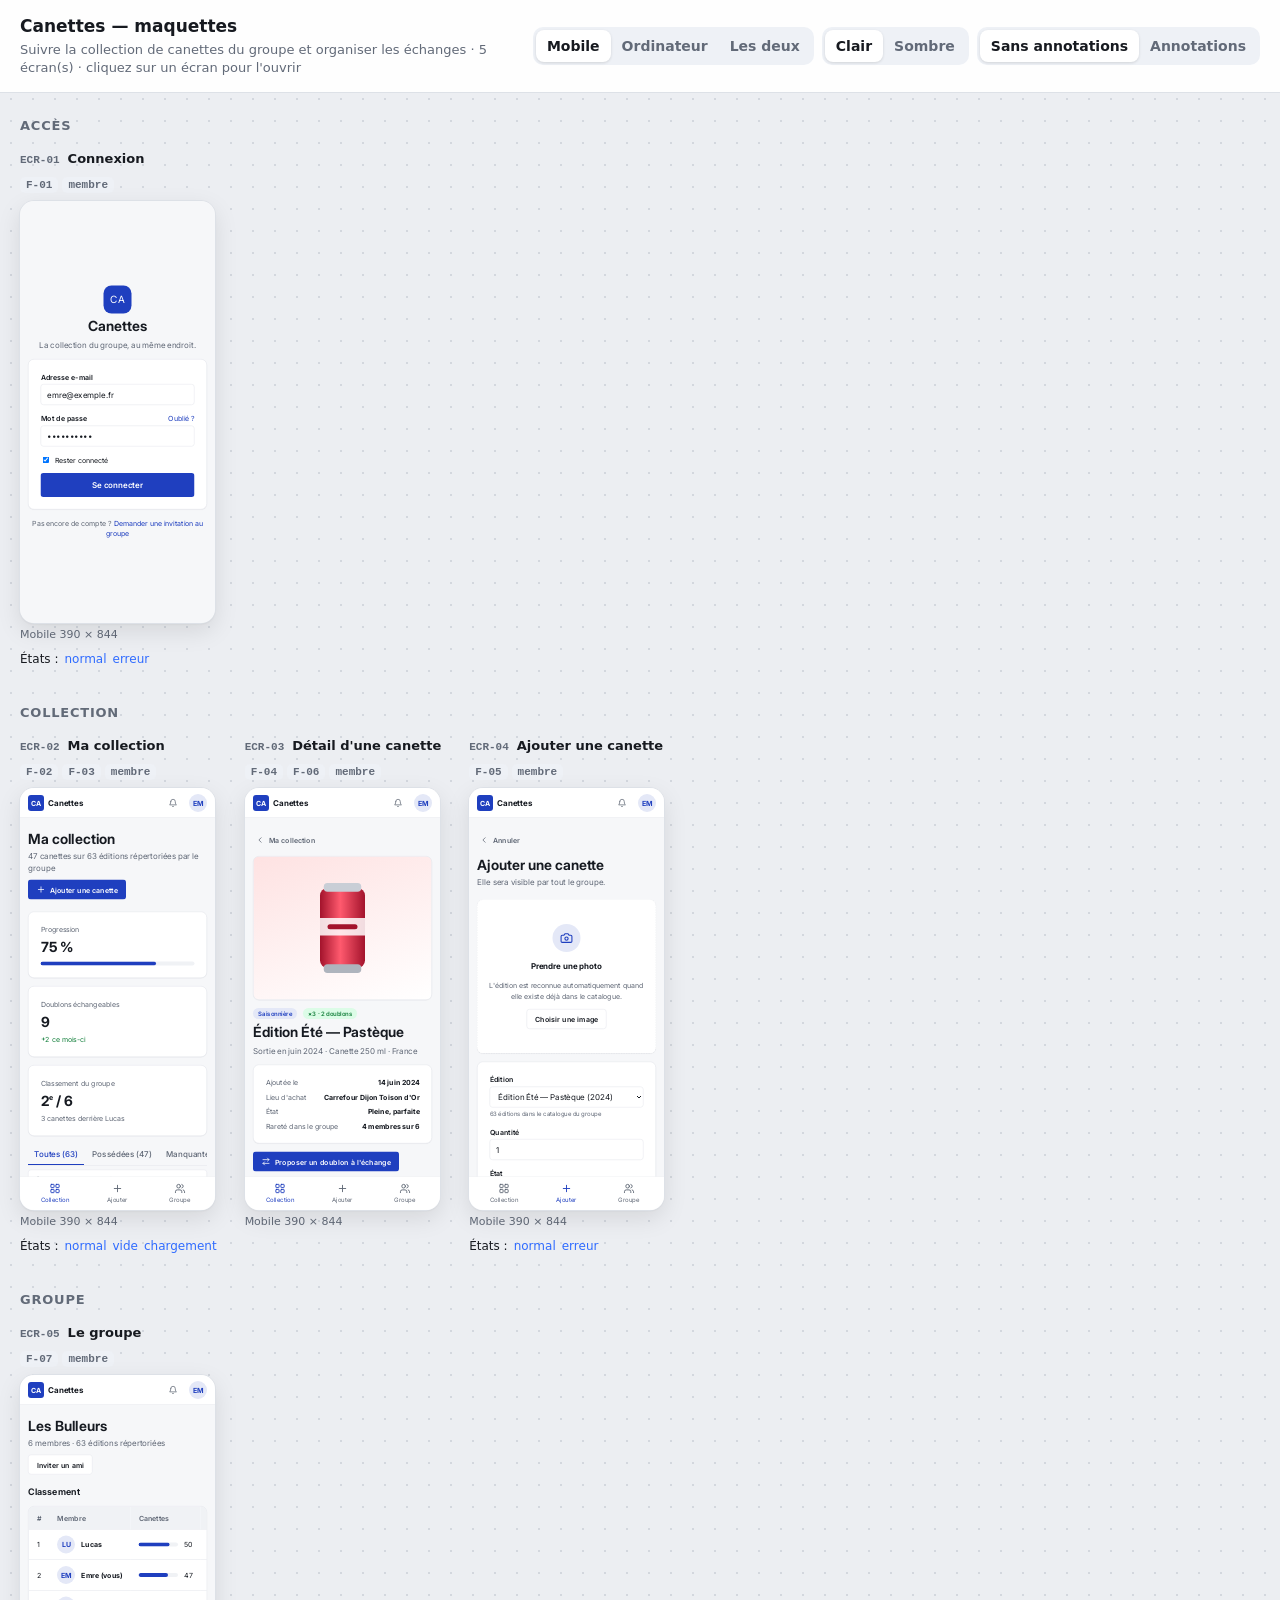
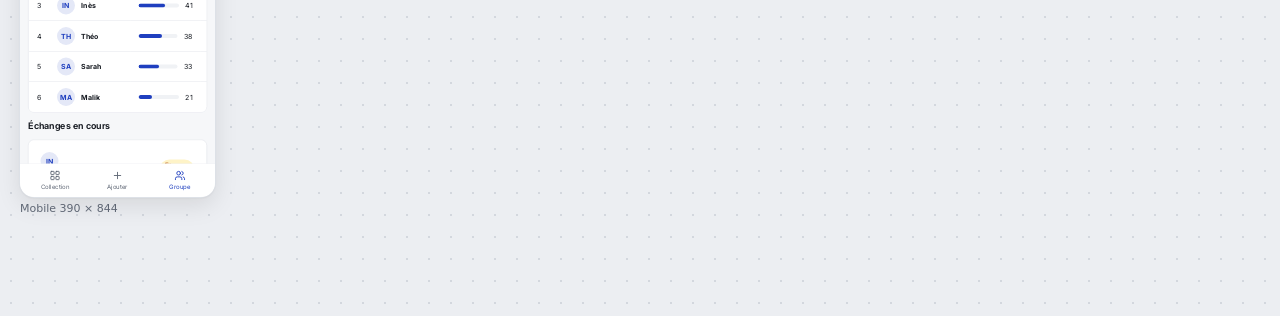
<file: plugins/project-bootstrap/skills/init-project/examples/maquettes-canettes/index.html>
<!doctype html>
<html lang="fr">
<head>
<meta charset="utf-8">
<meta name="viewport" content="width=device-width, initial-scale=1">
<title>Maquettes</title>
<!-- Tableau des écrans, façon Figma. Fichier générique : seul ecrans.js est à remplir. -->
<script src="ecrans.js"></script>
<style>
  :root {
    --bg: #eceef2; --dot: #d3d7de; --panel: #ffffff; --text: #171a20; --muted: #626a78;
    --line: #dde1e7; --accent: #2f6bff; --chip: #eef1f6;
  }
  @media (prefers-color-scheme: dark) {
    :root { --bg: #14171c; --dot: #252a32; --panel: #1c2027; --text: #e7eaef; --muted: #98a1b0; --line: #2b313a; --accent: #6b95ff; --chip: #262b33; }
  }
  * { box-sizing: border-box; }
  body {
    margin: 0; font: 14px/1.45 system-ui, -apple-system, "Segoe UI", Roboto, sans-serif; color: var(--text);
    background: var(--bg) radial-gradient(var(--dot) 1px, transparent 1px) 0 0 / 22px 22px;
    min-height: 100vh;
  }
  header {
    position: sticky; top: 0; z-index: 5; display: flex; flex-wrap: wrap; align-items: center; gap: 12px 20px;
    padding: 14px 20px; background: color-mix(in srgb, var(--panel) 92%, transparent);
    backdrop-filter: blur(8px); border-bottom: 1px solid var(--line);
  }
  header h1 { margin: 0; font-size: 17px; }
  header p { margin: 2px 0 0; color: var(--muted); font-size: 13px; }
  .title { flex: 1 1 260px; min-width: 0; }
  .controls { display: flex; flex-wrap: wrap; gap: 8px; }
  .seg { display: inline-flex; padding: 3px; border-radius: 10px; background: var(--chip); }
  .seg button {
    border: 0; background: none; color: var(--muted); font: inherit; font-weight: 600;
    padding: 6px 11px; border-radius: 8px; cursor: pointer;
  }
  .seg button[aria-pressed="true"] { background: var(--panel); color: var(--text); box-shadow: 0 1px 3px rgba(0,0,0,.12); }
  main { padding: 24px 20px 60px; }
  .flow { margin-bottom: 36px; }
  .flow h2 { margin: 0 0 14px; font-size: 13px; text-transform: uppercase; letter-spacing: .06em; color: var(--muted); }
  .board { display: flex; flex-wrap: wrap; gap: 28px; align-items: flex-start; }
  .frame { display: flex; flex-direction: column; gap: 8px; }
  .frame-head { display: flex; align-items: baseline; gap: 8px; flex-wrap: wrap; max-width: 100%; }
  .frame-head strong { font-size: 13px; }
  .frame-head .id { font: 600 11px ui-monospace, Consolas, monospace; color: var(--muted); }
  .chips { display: flex; flex-wrap: wrap; gap: 4px; }
  .chip { font: 600 11px ui-monospace, Consolas, monospace; padding: 2px 6px; border-radius: 5px; background: var(--chip); color: var(--muted); }
  .screens { display: flex; gap: 16px; flex-wrap: wrap; }
  .viewport {
    position: relative; overflow: hidden; background: #fff; border-radius: 14px;
    box-shadow: 0 1px 2px rgba(0,0,0,.08), 0 8px 24px rgba(0,0,0,.10); outline: 1px solid var(--line);
  }
  .viewport iframe { position: absolute; top: 0; left: 0; border: 0; transform-origin: 0 0; pointer-events: none; }
  .viewport a.cover { position: absolute; inset: 0; z-index: 1; }
  .viewport a.cover:focus-visible { outline: 3px solid var(--accent); outline-offset: -3px; border-radius: 14px; }
  .label { font-size: 11px; color: var(--muted); margin-top: 4px; }
  .states { display: flex; gap: 6px; flex-wrap: wrap; font-size: 12px; }
  .states a { color: var(--accent); text-decoration: none; }
  .states a:hover { text-decoration: underline; }
  .empty { color: var(--muted); }
</style>
</head>
<body>
<header>
  <div class="title">
    <h1 id="nom">Maquettes</h1>
    <p id="desc"></p>
  </div>
  <div class="controls">
    <div class="seg" role="group" aria-label="Appareil">
      <button type="button" data-device="mobile" aria-pressed="true">Mobile</button>
      <button type="button" data-device="desktop" aria-pressed="false">Ordinateur</button>
      <button type="button" data-device="both" aria-pressed="false">Les deux</button>
    </div>
    <div class="seg" role="group" aria-label="Thème">
      <button type="button" data-skin="light" aria-pressed="true">Clair</button>
      <button type="button" data-skin="dark" aria-pressed="false">Sombre</button>
    </div>
    <div class="seg" role="group" aria-label="Annotations">
      <button type="button" data-annot="0" aria-pressed="true">Sans annotations</button>
      <button type="button" data-annot="1" aria-pressed="false">Annotations</button>
    </div>
  </div>
</header>
<main id="board"></main>

<script>
(function () {
  var projet = window.PROJET || {};
  var ecrans = window.ECRANS || [];
  document.getElementById('nom').textContent = (projet.nom || 'Projet') + ' — maquettes';
  document.getElementById('desc').textContent = (projet.description || '') + ' · ' + ecrans.length + ' écran(s) · cliquez sur un écran pour l\'ouvrir';
  document.title = (projet.nom || 'Projet') + ' — maquettes';

  var DEVICES = {
    mobile: { w: 390, h: 844, scale: 0.5, label: 'Mobile 390 × 844' },
    desktop: { w: 1440, h: 900, scale: 0.3, label: 'Ordinateur 1440 × 900' }
  };
  var state = { device: 'mobile', theme: 'light', annot: '0' };
  try {
    var saved = JSON.parse(localStorage.getItem('proto-board') || '{}');
    ['device', 'theme', 'annot'].forEach(function (k) { if (saved[k]) state[k] = saved[k]; });
  } catch (e) { /* stockage indisponible */ }

  function query(extra) {
    var q = 'theme=' + state.theme + (state.annot === '1' ? '&annotations=1' : '');
    return '?' + q + (extra ? '&' + extra : '');
  }

  function viewport(ecran, key) {
    var d = DEVICES[key];
    var wrap = document.createElement('div');
    var vp = document.createElement('div');
    vp.className = 'viewport';
    vp.style.width = Math.round(d.w * d.scale) + 'px';
    vp.style.height = Math.round(d.h * d.scale) + 'px';
    var frame = document.createElement('iframe');
    frame.src = ecran.fichier + query();
    frame.title = ecran.id + ' ' + ecran.nom + ' (' + d.label + ')';
    frame.loading = 'lazy';
    frame.tabIndex = -1;
    frame.style.width = d.w + 'px';
    frame.style.height = d.h + 'px';
    frame.style.transform = 'scale(' + d.scale + ')';
    var link = document.createElement('a');
    link.className = 'cover';
    link.href = ecran.fichier + query();
    link.setAttribute('aria-label', 'Ouvrir ' + ecran.nom);
    vp.appendChild(frame);
    vp.appendChild(link);
    var label = document.createElement('div');
    label.className = 'label';
    label.textContent = d.label;
    wrap.appendChild(vp);
    wrap.appendChild(label);
    return wrap;
  }

  function render() {
    var board = document.getElementById('board');
    board.innerHTML = '';
    if (!ecrans.length) {
      board.innerHTML = '<p class="empty">Aucun écran déclaré dans ecrans.js.</p>';
      return;
    }
    var flows = [];
    var byFlow = {};
    ecrans.forEach(function (e) {
      var f = e.parcours || 'Écrans';
      if (!byFlow[f]) { byFlow[f] = []; flows.push(f); }
      byFlow[f].push(e);
    });
    flows.forEach(function (f) {
      var section = document.createElement('section');
      section.className = 'flow';
      var h = document.createElement('h2');
      h.textContent = f;
      section.appendChild(h);
      var grid = document.createElement('div');
      grid.className = 'board';
      byFlow[f].forEach(function (e) {
        var card = document.createElement('div');
        card.className = 'frame';
        var head = document.createElement('div');
        head.className = 'frame-head';
        head.innerHTML = '<span class="id"></span><strong></strong>';
        head.querySelector('.id').textContent = e.id;
        head.querySelector('strong').textContent = e.nom;
        card.appendChild(head);
        var chips = document.createElement('div');
        chips.className = 'chips';
        (e.fonctionnalites || []).concat(e.roles || []).forEach(function (t) {
          var c = document.createElement('span'); c.className = 'chip'; c.textContent = t; chips.appendChild(c);
        });
        card.appendChild(chips);
        var screens = document.createElement('div');
        screens.className = 'screens';
        if (state.device === 'mobile' || state.device === 'both') screens.appendChild(viewport(e, 'mobile'));
        if (state.device === 'desktop' || state.device === 'both') screens.appendChild(viewport(e, 'desktop'));
        card.appendChild(screens);
        if (e.etats && e.etats.length > 1) {
          var st = document.createElement('div');
          st.className = 'states';
          st.appendChild(document.createTextNode('États :'));
          e.etats.forEach(function (name) {
            var a = document.createElement('a');
            a.href = e.fichier + query('etat=' + encodeURIComponent(name));
            a.textContent = name;
            st.appendChild(a);
          });
          card.appendChild(st);
        }
        grid.appendChild(card);
      });
      section.appendChild(grid);
      board.appendChild(section);
    });
  }

  function sync() {
    document.querySelectorAll('[data-device]').forEach(function (b) { b.setAttribute('aria-pressed', String(b.dataset.device === state.device)); });
    document.querySelectorAll('[data-skin]').forEach(function (b) { b.setAttribute('aria-pressed', String(b.dataset.skin === state.theme)); });
    document.querySelectorAll('[data-annot]').forEach(function (b) { b.setAttribute('aria-pressed', String(b.dataset.annot === state.annot)); });
    try { localStorage.setItem('proto-board', JSON.stringify(state)); } catch (e) { /* stockage indisponible */ }
    render();
  }

  document.querySelectorAll('[data-device]').forEach(function (b) { b.addEventListener('click', function () { state.device = b.dataset.device; sync(); }); });
  document.querySelectorAll('[data-skin]').forEach(function (b) { b.addEventListener('click', function () { state.theme = b.dataset.skin; sync(); }); });
  document.querySelectorAll('[data-annot]').forEach(function (b) { b.addEventListener('click', function () { state.annot = b.dataset.annot; sync(); }); });
  sync();
})();
</script>
</body>
</html>
</file>
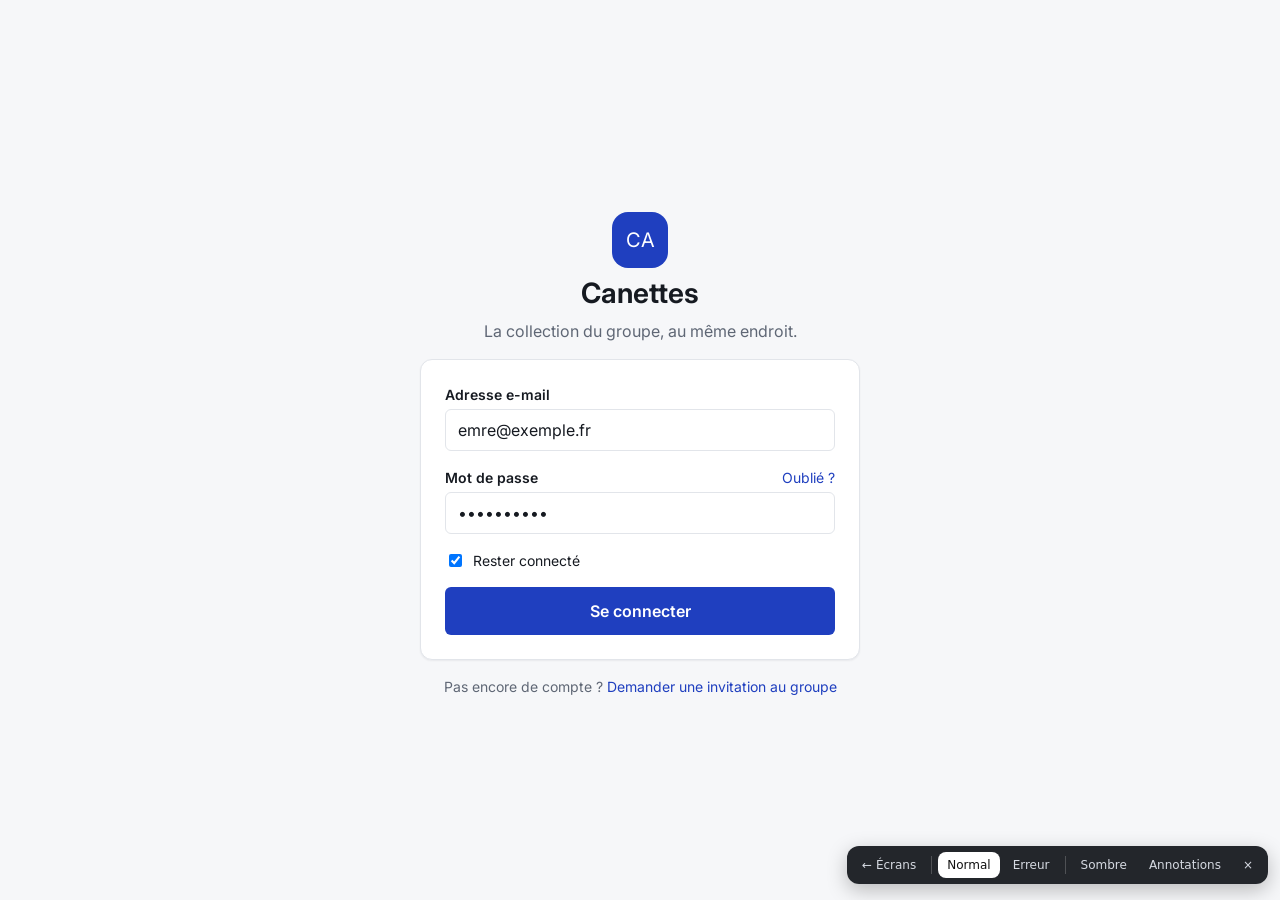
<file: plugins/project-bootstrap/skills/init-project/examples/maquettes-canettes/ecrans/ecr-01.html>
<!doctype html>
<html lang="fr">
<head>
<meta charset="utf-8">
<meta name="viewport" content="width=device-width, initial-scale=1">
<title>Connexion · Canettes</title>
<link rel="stylesheet" href="../tokens.css">
<link rel="stylesheet" href="../components.css">
<script src="../proto.js"></script>
</head>
<body>
<main class="main" style="display:grid;place-items:center;min-height:100vh;padding-bottom:var(--space-5)">
  <div class="container-sm stack">
    <div class="center stack-sm" style="align-items:center">
      <span class="brand-mark" style="width:56px;height:56px;font-size:20px;border-radius:16px">CA</span>
      <h1>Canettes</h1>
      <p class="muted">La collection du groupe, au même endroit.</p>
    </div>
    <section data-etat="normal">
      <form class="card stack" action="ecr-02.html" data-f="F-01">
        <div class="field"><label class="label" for="email">Adresse e-mail</label><input class="input" id="email" type="email" value="emre@exemple.fr"></div>
        <div class="field"><div class="row-between"><label class="label" for="mdp">Mot de passe</label><a class="small" href="#">Oublié ?</a></div><input class="input" id="mdp" type="password" value="motdepasse"></div>
        <label class="checkbox"><input type="checkbox" checked> Rester connecté</label>
        <button class="btn btn-primary btn-block btn-lg" type="submit">Se connecter</button>
      </form>
    </section>
    <section data-etat="erreur" hidden>
      <form class="card stack" action="ecr-02.html">
        <div class="alert alert-danger" role="alert">Adresse e-mail ou mot de passe incorrect.</div>
        <div class="field has-error"><label class="label" for="email2">Adresse e-mail</label><input class="input" id="email2" type="email" value="emre@exemple.fr"></div>
        <div class="field has-error"><label class="label" for="mdp2">Mot de passe</label><input class="input" id="mdp2" type="password" value="erreur"><span class="field-error">Il vous reste 4 tentatives avant blocage temporaire.</span></div>
        <button class="btn btn-primary btn-block btn-lg" type="submit">Se connecter</button>
      </form>
    </section>
    <p class="center small muted">Pas encore de compte ? <a href="#">Demander une invitation au groupe</a></p>
  </div>
</main>
</body>
</html>
</file>
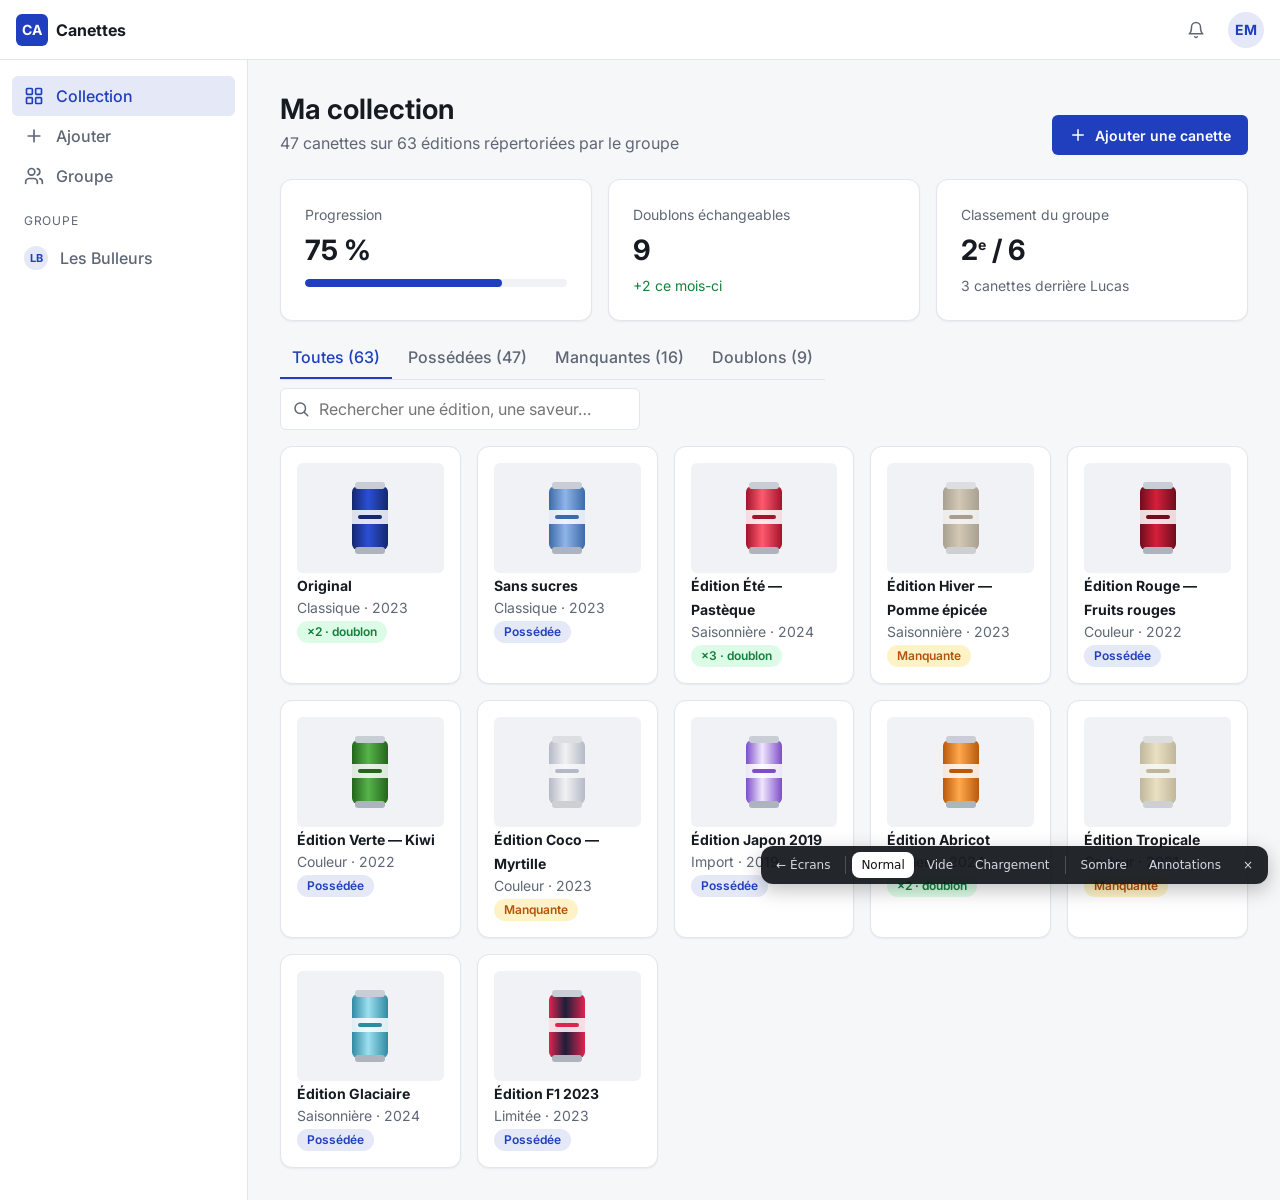
<file: plugins/project-bootstrap/skills/init-project/examples/maquettes-canettes/ecrans/ecr-02.html>
<!doctype html>
<html lang="fr">
<head>
<meta charset="utf-8">
<meta name="viewport" content="width=device-width, initial-scale=1">
<title>Ma collection · Canettes</title>
<link rel="stylesheet" href="../tokens.css">
<link rel="stylesheet" href="../components.css">
<script src="../proto.js"></script>
</head>
<body>
<div class="app">
  <header class="topbar">
    <a class="brand" href="ecr-02.html"><span class="brand-mark">CA</span>Canettes</a>
    <span class="spacer"></span>
    <a class="btn btn-ghost btn-icon" href="ecr-05.html" aria-label="Notifications"><svg viewBox="0 0 24 24" fill="none" stroke="currentColor" stroke-width="2" stroke-linecap="round" stroke-linejoin="round"><path d="M6 8a6 6 0 0 1 12 0c0 7 3 9 3 9H3s3-2 3-9"/><path d="M10.3 21a1.94 1.94 0 0 0 3.4 0"/></svg></a>
    <span class="avatar" aria-label="Profil d'Emre">EM</span>
  </header>
  <div class="app-body">
    <nav class="sidebar" aria-label="Navigation principale"><a class="nav-item active" href="ecr-02.html"><svg viewBox="0 0 24 24" fill="none" stroke="currentColor" stroke-width="2" stroke-linecap="round" stroke-linejoin="round"><rect x="3" y="3" width="7" height="7" rx="1"/><rect x="14" y="3" width="7" height="7" rx="1"/><rect x="3" y="14" width="7" height="7" rx="1"/><rect x="14" y="14" width="7" height="7" rx="1"/></svg>Collection</a><a class="nav-item" href="ecr-04.html"><svg viewBox="0 0 24 24" fill="none" stroke="currentColor" stroke-width="2" stroke-linecap="round" stroke-linejoin="round"><path d="M12 5v14M5 12h14"/></svg>Ajouter</a><a class="nav-item" href="ecr-05.html"><svg viewBox="0 0 24 24" fill="none" stroke="currentColor" stroke-width="2" stroke-linecap="round" stroke-linejoin="round"><path d="M16 21v-2a4 4 0 0 0-4-4H6a4 4 0 0 0-4 4v2"/><circle cx="9" cy="7" r="4"/><path d="M22 21v-2a4 4 0 0 0-3-3.87M16 3.13a4 4 0 0 1 0 7.75"/></svg>Groupe</a>
      <div class="nav-section">Groupe</div>
      <a class="nav-item" href="ecr-05.html"><span class="avatar" style="width:24px;height:24px;font-size:11px">LB</span>Les Bulleurs</a>
    </nav>
    <main class="main"><div class="container">
      <div class="page-header">
        <div><h1>Ma collection</h1><p>47 canettes sur 63 éditions répertoriées par le groupe</p></div>
        <a class="btn btn-primary" href="ecr-04.html" data-f="F-05"><svg viewBox="0 0 24 24" fill="none" stroke="currentColor" stroke-width="2" stroke-linecap="round" stroke-linejoin="round"><path d="M12 5v14M5 12h14"/></svg>Ajouter une canette</a>
      </div>
      <section data-etat="normal" class="stack">
        <div class="grid grid-3" data-f="F-03">
          <div class="card"><div class="stat-label">Progression</div><div class="stat-value">75 %</div><div class="progress" style="margin-top:8px"><span style="width:75%"></span></div></div>
          <div class="card"><div class="stat-label">Doublons échangeables</div><div class="stat-value">9</div><div class="stat-trend trend-up">+2 ce mois-ci</div></div>
          <div class="card"><div class="stat-label">Classement du groupe</div><div class="stat-value">2<sup style="font-size:.5em">e</sup> / 6</div><div class="stat-trend muted">3 canettes derrière Lucas</div></div>
        </div>
        <div class="stack-sm" data-f="F-02">
          <div class="row-between">
            <div class="tabs" role="tablist"><a class="tab active" href="#">Toutes (63)</a><a class="tab" href="#">Possédées (47)</a><a class="tab" href="#">Manquantes (16)</a><a class="tab" href="#">Doublons (9)</a></div>
          </div>
          <div class="search" style="max-width:360px"><svg viewBox="0 0 24 24" fill="none" stroke="currentColor" stroke-width="2" stroke-linecap="round" stroke-linejoin="round"><circle cx="11" cy="11" r="7"/><path d="m21 21-4.3-4.3"/></svg><input class="input" placeholder="Rechercher une édition, une saveur…" aria-label="Rechercher"></div>
        </div>
        <div class="grid" style="grid-template-columns:repeat(auto-fill,minmax(150px,1fr))">
        <a class="card card-link stack-sm" href="ecr-03.html" style="padding:var(--space-4)">
          <div class="thumb" style="width:100%;height:110px;background:var(--color-surface-2)"><span><svg viewBox="0 0 44 76" width="44" height="76" aria-hidden="true"><defs><linearGradient id="g2b4fd614286e" x1="0" x2="1"><stop offset="0" stop-color="#14286e"/><stop offset=".45" stop-color="#2b4fd6"/><stop offset="1" stop-color="#14286e"/></linearGradient></defs><rect x="4" y="6" width="36" height="64" rx="6" fill="url(#g2b4fd614286e)"/><rect x="7" y="2" width="30" height="7" rx="3" fill="#c9ced6"/><rect x="7" y="67" width="30" height="7" rx="3" fill="#aeb4bd"/><rect x="4" y="30" width="36" height="14" fill="rgba(255,255,255,.85)"/><rect x="10" y="35" width="24" height="4" rx="2" fill="#14286e"/></svg></span></div>
          <strong class="small" style="line-height:1.3">Original</strong>
          <div class="row-between"><span class="small muted">Classique · 2023</span></div>
          <span class="badge badge-success">×2 · doublon</span>
        </a>
        <a class="card card-link stack-sm" href="ecr-03.html" style="padding:var(--space-4)">
          <div class="thumb" style="width:100%;height:110px;background:var(--color-surface-2)"><span><svg viewBox="0 0 44 76" width="44" height="76" aria-hidden="true"><defs><linearGradient id="g8fb5e83d6aa8" x1="0" x2="1"><stop offset="0" stop-color="#3d6aa8"/><stop offset=".45" stop-color="#8fb5e8"/><stop offset="1" stop-color="#3d6aa8"/></linearGradient></defs><rect x="4" y="6" width="36" height="64" rx="6" fill="url(#g8fb5e83d6aa8)"/><rect x="7" y="2" width="30" height="7" rx="3" fill="#c9ced6"/><rect x="7" y="67" width="30" height="7" rx="3" fill="#aeb4bd"/><rect x="4" y="30" width="36" height="14" fill="rgba(255,255,255,.85)"/><rect x="10" y="35" width="24" height="4" rx="2" fill="#3d6aa8"/></svg></span></div>
          <strong class="small" style="line-height:1.3">Sans sucres</strong>
          <div class="row-between"><span class="small muted">Classique · 2023</span></div>
          <span class="badge badge-primary">Possédée</span>
        </a>
        <a class="card card-link stack-sm" href="ecr-03.html" style="padding:var(--space-4)">
          <div class="thumb" style="width:100%;height:110px;background:var(--color-surface-2)"><span><svg viewBox="0 0 44 76" width="44" height="76" aria-hidden="true"><defs><linearGradient id="gff5a6ea3132c" x1="0" x2="1"><stop offset="0" stop-color="#a3132c"/><stop offset=".45" stop-color="#ff5a6e"/><stop offset="1" stop-color="#a3132c"/></linearGradient></defs><rect x="4" y="6" width="36" height="64" rx="6" fill="url(#gff5a6ea3132c)"/><rect x="7" y="2" width="30" height="7" rx="3" fill="#c9ced6"/><rect x="7" y="67" width="30" height="7" rx="3" fill="#aeb4bd"/><rect x="4" y="30" width="36" height="14" fill="rgba(255,255,255,.85)"/><rect x="10" y="35" width="24" height="4" rx="2" fill="#a3132c"/></svg></span></div>
          <strong class="small" style="line-height:1.3">Édition Été — Pastèque</strong>
          <div class="row-between"><span class="small muted">Saisonnière · 2024</span></div>
          <span class="badge badge-success">×3 · doublon</span>
        </a>
        <a class="card card-link stack-sm" href="ecr-03.html" style="padding:var(--space-4)">
          <div class="thumb" style="width:100%;height:110px;background:var(--color-surface-2)"><span style="opacity:.55;filter:grayscale(.6)"><svg viewBox="0 0 44 76" width="44" height="76" aria-hidden="true"><defs><linearGradient id="gd9a4418a5a12" x1="0" x2="1"><stop offset="0" stop-color="#8a5a12"/><stop offset=".45" stop-color="#d9a441"/><stop offset="1" stop-color="#8a5a12"/></linearGradient></defs><rect x="4" y="6" width="36" height="64" rx="6" fill="url(#gd9a4418a5a12)"/><rect x="7" y="2" width="30" height="7" rx="3" fill="#c9ced6"/><rect x="7" y="67" width="30" height="7" rx="3" fill="#aeb4bd"/><rect x="4" y="30" width="36" height="14" fill="rgba(255,255,255,.85)"/><rect x="10" y="35" width="24" height="4" rx="2" fill="#8a5a12"/></svg></span></div>
          <strong class="small" style="line-height:1.3">Édition Hiver — Pomme épicée</strong>
          <div class="row-between"><span class="small muted">Saisonnière · 2023</span></div>
          <span class="badge badge-warning">Manquante</span>
        </a>
        <a class="card card-link stack-sm" href="ecr-03.html" style="padding:var(--space-4)">
          <div class="thumb" style="width:100%;height:110px;background:var(--color-surface-2)"><span><svg viewBox="0 0 44 76" width="44" height="76" aria-hidden="true"><defs><linearGradient id="gd61f3b6e0d1c" x1="0" x2="1"><stop offset="0" stop-color="#6e0d1c"/><stop offset=".45" stop-color="#d61f3b"/><stop offset="1" stop-color="#6e0d1c"/></linearGradient></defs><rect x="4" y="6" width="36" height="64" rx="6" fill="url(#gd61f3b6e0d1c)"/><rect x="7" y="2" width="30" height="7" rx="3" fill="#c9ced6"/><rect x="7" y="67" width="30" height="7" rx="3" fill="#aeb4bd"/><rect x="4" y="30" width="36" height="14" fill="rgba(255,255,255,.85)"/><rect x="10" y="35" width="24" height="4" rx="2" fill="#6e0d1c"/></svg></span></div>
          <strong class="small" style="line-height:1.3">Édition Rouge — Fruits rouges</strong>
          <div class="row-between"><span class="small muted">Couleur · 2022</span></div>
          <span class="badge badge-primary">Possédée</span>
        </a>
        <a class="card card-link stack-sm" href="ecr-03.html" style="padding:var(--space-4)">
          <div class="thumb" style="width:100%;height:110px;background:var(--color-surface-2)"><span><svg viewBox="0 0 44 76" width="44" height="76" aria-hidden="true"><defs><linearGradient id="g56b44a23661b" x1="0" x2="1"><stop offset="0" stop-color="#23661b"/><stop offset=".45" stop-color="#56b44a"/><stop offset="1" stop-color="#23661b"/></linearGradient></defs><rect x="4" y="6" width="36" height="64" rx="6" fill="url(#g56b44a23661b)"/><rect x="7" y="2" width="30" height="7" rx="3" fill="#c9ced6"/><rect x="7" y="67" width="30" height="7" rx="3" fill="#aeb4bd"/><rect x="4" y="30" width="36" height="14" fill="rgba(255,255,255,.85)"/><rect x="10" y="35" width="24" height="4" rx="2" fill="#23661b"/></svg></span></div>
          <strong class="small" style="line-height:1.3">Édition Verte — Kiwi</strong>
          <div class="row-between"><span class="small muted">Couleur · 2022</span></div>
          <span class="badge badge-primary">Possédée</span>
        </a>
        <a class="card card-link stack-sm" href="ecr-03.html" style="padding:var(--space-4)">
          <div class="thumb" style="width:100%;height:110px;background:var(--color-surface-2)"><span style="opacity:.55;filter:grayscale(.6)"><svg viewBox="0 0 44 76" width="44" height="76" aria-hidden="true"><defs><linearGradient id="gf2f2f27a8cc4" x1="0" x2="1"><stop offset="0" stop-color="#7a8cc4"/><stop offset=".45" stop-color="#f2f2f2"/><stop offset="1" stop-color="#7a8cc4"/></linearGradient></defs><rect x="4" y="6" width="36" height="64" rx="6" fill="url(#gf2f2f27a8cc4)"/><rect x="7" y="2" width="30" height="7" rx="3" fill="#c9ced6"/><rect x="7" y="67" width="30" height="7" rx="3" fill="#aeb4bd"/><rect x="4" y="30" width="36" height="14" fill="rgba(255,255,255,.85)"/><rect x="10" y="35" width="24" height="4" rx="2" fill="#7a8cc4"/></svg></span></div>
          <strong class="small" style="line-height:1.3">Édition Coco — Myrtille</strong>
          <div class="row-between"><span class="small muted">Couleur · 2023</span></div>
          <span class="badge badge-warning">Manquante</span>
        </a>
        <a class="card card-link stack-sm" href="ecr-03.html" style="padding:var(--space-4)">
          <div class="thumb" style="width:100%;height:110px;background:var(--color-surface-2)"><span><svg viewBox="0 0 44 76" width="44" height="76" aria-hidden="true"><defs><linearGradient id="gf0e6ff7c4ec9" x1="0" x2="1"><stop offset="0" stop-color="#7c4ec9"/><stop offset=".45" stop-color="#f0e6ff"/><stop offset="1" stop-color="#7c4ec9"/></linearGradient></defs><rect x="4" y="6" width="36" height="64" rx="6" fill="url(#gf0e6ff7c4ec9)"/><rect x="7" y="2" width="30" height="7" rx="3" fill="#c9ced6"/><rect x="7" y="67" width="30" height="7" rx="3" fill="#aeb4bd"/><rect x="4" y="30" width="36" height="14" fill="rgba(255,255,255,.85)"/><rect x="10" y="35" width="24" height="4" rx="2" fill="#7c4ec9"/></svg></span></div>
          <strong class="small" style="line-height:1.3">Édition Japon 2019</strong>
          <div class="row-between"><span class="small muted">Import · 2019</span></div>
          <span class="badge badge-primary">Possédée</span>
        </a>
        <a class="card card-link stack-sm" href="ecr-03.html" style="padding:var(--space-4)">
          <div class="thumb" style="width:100%;height:110px;background:var(--color-surface-2)"><span><svg viewBox="0 0 44 76" width="44" height="76" aria-hidden="true"><defs><linearGradient id="gffa94db8590a" x1="0" x2="1"><stop offset="0" stop-color="#b8590a"/><stop offset=".45" stop-color="#ffa94d"/><stop offset="1" stop-color="#b8590a"/></linearGradient></defs><rect x="4" y="6" width="36" height="64" rx="6" fill="url(#gffa94db8590a)"/><rect x="7" y="2" width="30" height="7" rx="3" fill="#c9ced6"/><rect x="7" y="67" width="30" height="7" rx="3" fill="#aeb4bd"/><rect x="4" y="30" width="36" height="14" fill="rgba(255,255,255,.85)"/><rect x="10" y="35" width="24" height="4" rx="2" fill="#b8590a"/></svg></span></div>
          <strong class="small" style="line-height:1.3">Édition Abricot</strong>
          <div class="row-between"><span class="small muted">Couleur · 2024</span></div>
          <span class="badge badge-success">×2 · doublon</span>
        </a>
        <a class="card card-link stack-sm" href="ecr-03.html" style="padding:var(--space-4)">
          <div class="thumb" style="width:100%;height:110px;background:var(--color-surface-2)"><span style="opacity:.55;filter:grayscale(.6)"><svg viewBox="0 0 44 76" width="44" height="76" aria-hidden="true"><defs><linearGradient id="gffd43bb38900" x1="0" x2="1"><stop offset="0" stop-color="#b38900"/><stop offset=".45" stop-color="#ffd43b"/><stop offset="1" stop-color="#b38900"/></linearGradient></defs><rect x="4" y="6" width="36" height="64" rx="6" fill="url(#gffd43bb38900)"/><rect x="7" y="2" width="30" height="7" rx="3" fill="#c9ced6"/><rect x="7" y="67" width="30" height="7" rx="3" fill="#aeb4bd"/><rect x="4" y="30" width="36" height="14" fill="rgba(255,255,255,.85)"/><rect x="10" y="35" width="24" height="4" rx="2" fill="#b38900"/></svg></span></div>
          <strong class="small" style="line-height:1.3">Édition Tropicale</strong>
          <div class="row-between"><span class="small muted">Couleur · 2021</span></div>
          <span class="badge badge-warning">Manquante</span>
        </a>
        <a class="card card-link stack-sm" href="ecr-03.html" style="padding:var(--space-4)">
          <div class="thumb" style="width:100%;height:110px;background:var(--color-surface-2)"><span><svg viewBox="0 0 44 76" width="44" height="76" aria-hidden="true"><defs><linearGradient id="g9de0f02f8aa3" x1="0" x2="1"><stop offset="0" stop-color="#2f8aa3"/><stop offset=".45" stop-color="#9de0f0"/><stop offset="1" stop-color="#2f8aa3"/></linearGradient></defs><rect x="4" y="6" width="36" height="64" rx="6" fill="url(#g9de0f02f8aa3)"/><rect x="7" y="2" width="30" height="7" rx="3" fill="#c9ced6"/><rect x="7" y="67" width="30" height="7" rx="3" fill="#aeb4bd"/><rect x="4" y="30" width="36" height="14" fill="rgba(255,255,255,.85)"/><rect x="10" y="35" width="24" height="4" rx="2" fill="#2f8aa3"/></svg></span></div>
          <strong class="small" style="line-height:1.3">Édition Glaciaire</strong>
          <div class="row-between"><span class="small muted">Saisonnière · 2024</span></div>
          <span class="badge badge-primary">Possédée</span>
        </a>
        <a class="card card-link stack-sm" href="ecr-03.html" style="padding:var(--space-4)">
          <div class="thumb" style="width:100%;height:110px;background:var(--color-surface-2)"><span><svg viewBox="0 0 44 76" width="44" height="76" aria-hidden="true"><defs><linearGradient id="g1b1f3be0234e" x1="0" x2="1"><stop offset="0" stop-color="#e0234e"/><stop offset=".45" stop-color="#1b1f3b"/><stop offset="1" stop-color="#e0234e"/></linearGradient></defs><rect x="4" y="6" width="36" height="64" rx="6" fill="url(#g1b1f3be0234e)"/><rect x="7" y="2" width="30" height="7" rx="3" fill="#c9ced6"/><rect x="7" y="67" width="30" height="7" rx="3" fill="#aeb4bd"/><rect x="4" y="30" width="36" height="14" fill="rgba(255,255,255,.85)"/><rect x="10" y="35" width="24" height="4" rx="2" fill="#e0234e"/></svg></span></div>
          <strong class="small" style="line-height:1.3">Édition F1 2023</strong>
          <div class="row-between"><span class="small muted">Limitée · 2023</span></div>
          <span class="badge badge-primary">Possédée</span>
        </a>
        </div>
      </section>
      <section data-etat="vide" hidden>
        <div class="card empty-state">
          <svg viewBox="0 0 44 76" width="56" height="96" aria-hidden="true"><defs><linearGradient id="gc9ced68a919c" x1="0" x2="1"><stop offset="0" stop-color="#8a919c"/><stop offset=".45" stop-color="#c9ced6"/><stop offset="1" stop-color="#8a919c"/></linearGradient></defs><rect x="4" y="6" width="36" height="64" rx="6" fill="url(#gc9ced68a919c)"/><rect x="7" y="2" width="30" height="7" rx="3" fill="#c9ced6"/><rect x="7" y="67" width="30" height="7" rx="3" fill="#aeb4bd"/><rect x="4" y="30" width="36" height="14" fill="rgba(255,255,255,.85)"/><rect x="10" y="35" width="24" height="4" rx="2" fill="#8a919c"/></svg>
          <h3>Votre collection est vide</h3>
          <p>Ajoutez votre première canette en la photographiant ou en la choisissant dans le catalogue du groupe.</p>
          <a class="btn btn-primary" href="ecr-04.html"><svg viewBox="0 0 24 24" fill="none" stroke="currentColor" stroke-width="2" stroke-linecap="round" stroke-linejoin="round"><path d="M12 5v14M5 12h14"/></svg>Ajouter ma première canette</a>
        </div>
      </section>
      <section data-etat="chargement" hidden>
        <div class="grid grid-3"><div class="card"><div class="skeleton skeleton-line" style="width:45%"></div><div class="skeleton skeleton-line" style="width:60%;height:28px"></div></div><div class="card"><div class="skeleton skeleton-line" style="width:45%"></div><div class="skeleton skeleton-line" style="width:60%;height:28px"></div></div><div class="card"><div class="skeleton skeleton-line" style="width:45%"></div><div class="skeleton skeleton-line" style="width:60%;height:28px"></div></div></div>
        <div class="grid" style="grid-template-columns:repeat(auto-fill,minmax(150px,1fr));margin-top:var(--space-4)"><div class="card"><div class="skeleton" style="height:110px"></div><div class="skeleton skeleton-line"></div><div class="skeleton skeleton-line" style="width:60%"></div></div><div class="card"><div class="skeleton" style="height:110px"></div><div class="skeleton skeleton-line"></div><div class="skeleton skeleton-line" style="width:60%"></div></div><div class="card"><div class="skeleton" style="height:110px"></div><div class="skeleton skeleton-line"></div><div class="skeleton skeleton-line" style="width:60%"></div></div><div class="card"><div class="skeleton" style="height:110px"></div><div class="skeleton skeleton-line"></div><div class="skeleton skeleton-line" style="width:60%"></div></div><div class="card"><div class="skeleton" style="height:110px"></div><div class="skeleton skeleton-line"></div><div class="skeleton skeleton-line" style="width:60%"></div></div><div class="card"><div class="skeleton" style="height:110px"></div><div class="skeleton skeleton-line"></div><div class="skeleton skeleton-line" style="width:60%"></div></div><div class="card"><div class="skeleton" style="height:110px"></div><div class="skeleton skeleton-line"></div><div class="skeleton skeleton-line" style="width:60%"></div></div><div class="card"><div class="skeleton" style="height:110px"></div><div class="skeleton skeleton-line"></div><div class="skeleton skeleton-line" style="width:60%"></div></div></div>
      </section>
    </div></main>
  </div>
  <nav class="bottom-nav" aria-label="Navigation mobile"><a class="active" href="ecr-02.html"><svg viewBox="0 0 24 24" fill="none" stroke="currentColor" stroke-width="2" stroke-linecap="round" stroke-linejoin="round"><rect x="3" y="3" width="7" height="7" rx="1"/><rect x="14" y="3" width="7" height="7" rx="1"/><rect x="3" y="14" width="7" height="7" rx="1"/><rect x="14" y="14" width="7" height="7" rx="1"/></svg>Collection</a><a class="" href="ecr-04.html"><svg viewBox="0 0 24 24" fill="none" stroke="currentColor" stroke-width="2" stroke-linecap="round" stroke-linejoin="round"><path d="M12 5v14M5 12h14"/></svg>Ajouter</a><a class="" href="ecr-05.html"><svg viewBox="0 0 24 24" fill="none" stroke="currentColor" stroke-width="2" stroke-linecap="round" stroke-linejoin="round"><path d="M16 21v-2a4 4 0 0 0-4-4H6a4 4 0 0 0-4 4v2"/><circle cx="9" cy="7" r="4"/><path d="M22 21v-2a4 4 0 0 0-3-3.87M16 3.13a4 4 0 0 1 0 7.75"/></svg>Groupe</a></nav>
</div>
</body>
</html>
</file>
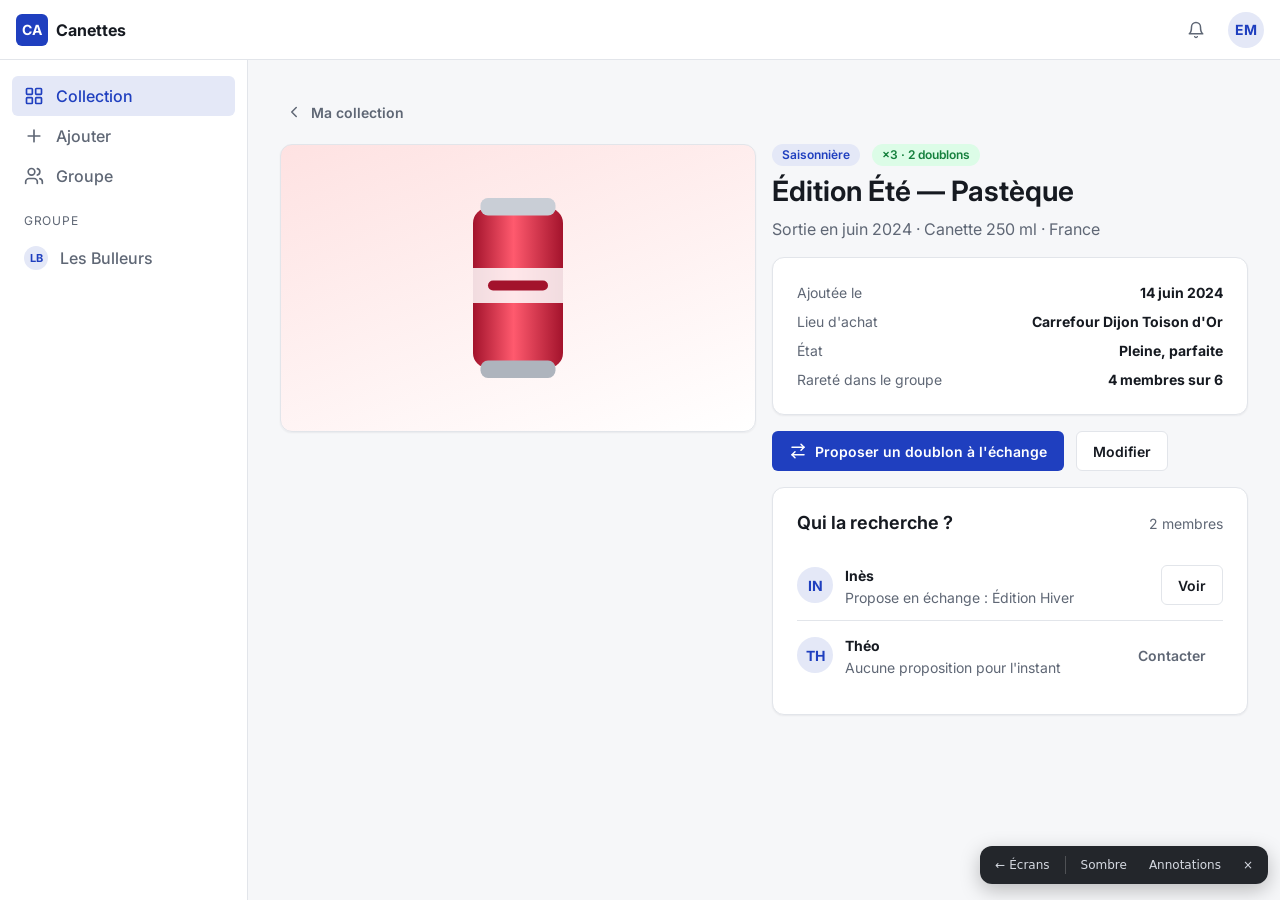
<file: plugins/project-bootstrap/skills/init-project/examples/maquettes-canettes/ecrans/ecr-03.html>
<!doctype html>
<html lang="fr">
<head>
<meta charset="utf-8">
<meta name="viewport" content="width=device-width, initial-scale=1">
<title>Détail d'une canette · Canettes</title>
<link rel="stylesheet" href="../tokens.css">
<link rel="stylesheet" href="../components.css">
<script src="../proto.js"></script>
</head>
<body>
<div class="app">
  <header class="topbar">
    <a class="brand" href="ecr-02.html"><span class="brand-mark">CA</span>Canettes</a>
    <span class="spacer"></span>
    <a class="btn btn-ghost btn-icon" href="ecr-05.html" aria-label="Notifications"><svg viewBox="0 0 24 24" fill="none" stroke="currentColor" stroke-width="2" stroke-linecap="round" stroke-linejoin="round"><path d="M6 8a6 6 0 0 1 12 0c0 7 3 9 3 9H3s3-2 3-9"/><path d="M10.3 21a1.94 1.94 0 0 0 3.4 0"/></svg></a>
    <span class="avatar" aria-label="Profil d'Emre">EM</span>
  </header>
  <div class="app-body">
    <nav class="sidebar" aria-label="Navigation principale"><a class="nav-item active" href="ecr-02.html"><svg viewBox="0 0 24 24" fill="none" stroke="currentColor" stroke-width="2" stroke-linecap="round" stroke-linejoin="round"><rect x="3" y="3" width="7" height="7" rx="1"/><rect x="14" y="3" width="7" height="7" rx="1"/><rect x="3" y="14" width="7" height="7" rx="1"/><rect x="14" y="14" width="7" height="7" rx="1"/></svg>Collection</a><a class="nav-item" href="ecr-04.html"><svg viewBox="0 0 24 24" fill="none" stroke="currentColor" stroke-width="2" stroke-linecap="round" stroke-linejoin="round"><path d="M12 5v14M5 12h14"/></svg>Ajouter</a><a class="nav-item" href="ecr-05.html"><svg viewBox="0 0 24 24" fill="none" stroke="currentColor" stroke-width="2" stroke-linecap="round" stroke-linejoin="round"><path d="M16 21v-2a4 4 0 0 0-4-4H6a4 4 0 0 0-4 4v2"/><circle cx="9" cy="7" r="4"/><path d="M22 21v-2a4 4 0 0 0-3-3.87M16 3.13a4 4 0 0 1 0 7.75"/></svg>Groupe</a>
      <div class="nav-section">Groupe</div>
      <a class="nav-item" href="ecr-05.html"><span class="avatar" style="width:24px;height:24px;font-size:11px">LB</span>Les Bulleurs</a>
    </nav>
    <main class="main"><div class="container">
      <a class="btn btn-ghost" href="ecr-02.html" style="margin-left:-12px;margin-bottom:var(--space-3)"><svg viewBox="0 0 24 24" fill="none" stroke="currentColor" stroke-width="2" stroke-linecap="round" stroke-linejoin="round"><path d="m15 18-6-6 6-6"/></svg>Ma collection</a>
      <section data-etat="normal" class="grid grid-2" style="align-items:start">
        <div class="card" style="display:grid;place-items:center;padding:var(--space-8) var(--space-4);background:linear-gradient(160deg,var(--color-danger-soft),var(--color-surface))">
          <svg viewBox="0 0 44 76" width="110" height="190" aria-hidden="true"><defs><linearGradient id="gff5a6ea3132c" x1="0" x2="1"><stop offset="0" stop-color="#a3132c"/><stop offset=".45" stop-color="#ff5a6e"/><stop offset="1" stop-color="#a3132c"/></linearGradient></defs><rect x="4" y="6" width="36" height="64" rx="6" fill="url(#gff5a6ea3132c)"/><rect x="7" y="2" width="30" height="7" rx="3" fill="#c9ced6"/><rect x="7" y="67" width="30" height="7" rx="3" fill="#aeb4bd"/><rect x="4" y="30" width="36" height="14" fill="rgba(255,255,255,.85)"/><rect x="10" y="35" width="24" height="4" rx="2" fill="#a3132c"/></svg>
        </div>
        <div class="stack">
          <div class="stack-sm">
            <div class="row"><span class="badge badge-primary">Saisonnière</span><span class="badge badge-success">×3 · 2 doublons</span></div>
            <h1>Édition Été — Pastèque</h1>
            <p class="muted">Sortie en juin 2024 · Canette 250 ml · France</p>
          </div>
          <div class="card stack-sm" data-f="F-04">
            <div class="row-between small"><span class="muted">Ajoutée le</span><strong>14 juin 2024</strong></div>
            <div class="row-between small"><span class="muted">Lieu d'achat</span><strong>Carrefour Dijon Toison d'Or</strong></div>
            <div class="row-between small"><span class="muted">État</span><strong>Pleine, parfaite</strong></div>
            <div class="row-between small"><span class="muted">Rareté dans le groupe</span><strong>4 membres sur 6</strong></div>
          </div>
          <div class="row" data-f="F-06">
            <a class="btn btn-primary" href="ecr-05.html"><svg viewBox="0 0 24 24" fill="none" stroke="currentColor" stroke-width="2" stroke-linecap="round" stroke-linejoin="round"><path d="m16 3 4 4-4 4"/><path d="M20 7H4"/><path d="m8 21-4-4 4-4"/><path d="M4 17h16"/></svg>Proposer un doublon à l'échange</a>
            <a class="btn btn-secondary" href="ecr-04.html">Modifier</a>
          </div>
          <div class="card">
            <div class="card-header"><h3>Qui la recherche ?</h3><span class="small muted">2 membres</span></div>
            <ul class="list">
              <li class="list-item"><span class="avatar">IN</span><div style="flex:1"><strong class="small">Inès</strong><div class="small muted">Propose en échange : Édition Hiver</div></div><a class="btn btn-secondary" href="ecr-05.html">Voir</a></li>
              <li class="list-item"><span class="avatar">TH</span><div style="flex:1"><strong class="small">Théo</strong><div class="small muted">Aucune proposition pour l'instant</div></div><a class="btn btn-ghost" href="ecr-05.html">Contacter</a></li>
            </ul>
          </div>
        </div>
      </section>
    </div></main>
  </div>
  <nav class="bottom-nav" aria-label="Navigation mobile"><a class="active" href="ecr-02.html"><svg viewBox="0 0 24 24" fill="none" stroke="currentColor" stroke-width="2" stroke-linecap="round" stroke-linejoin="round"><rect x="3" y="3" width="7" height="7" rx="1"/><rect x="14" y="3" width="7" height="7" rx="1"/><rect x="3" y="14" width="7" height="7" rx="1"/><rect x="14" y="14" width="7" height="7" rx="1"/></svg>Collection</a><a class="" href="ecr-04.html"><svg viewBox="0 0 24 24" fill="none" stroke="currentColor" stroke-width="2" stroke-linecap="round" stroke-linejoin="round"><path d="M12 5v14M5 12h14"/></svg>Ajouter</a><a class="" href="ecr-05.html"><svg viewBox="0 0 24 24" fill="none" stroke="currentColor" stroke-width="2" stroke-linecap="round" stroke-linejoin="round"><path d="M16 21v-2a4 4 0 0 0-4-4H6a4 4 0 0 0-4 4v2"/><circle cx="9" cy="7" r="4"/><path d="M22 21v-2a4 4 0 0 0-3-3.87M16 3.13a4 4 0 0 1 0 7.75"/></svg>Groupe</a></nav>
</div>
</body>
</html>
</file>
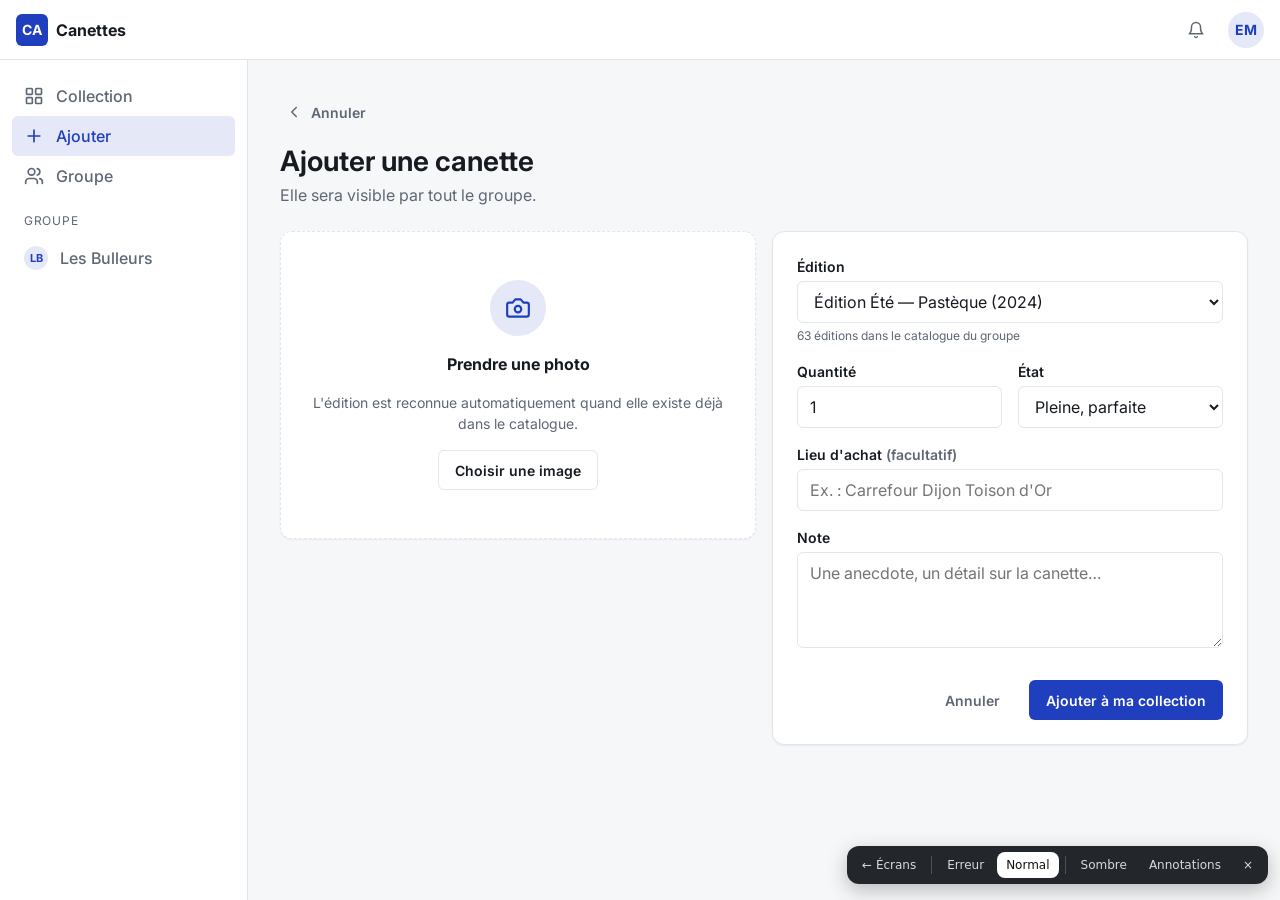
<file: plugins/project-bootstrap/skills/init-project/examples/maquettes-canettes/ecrans/ecr-04.html>
<!doctype html>
<html lang="fr">
<head>
<meta charset="utf-8">
<meta name="viewport" content="width=device-width, initial-scale=1">
<title>Ajouter une canette · Canettes</title>
<link rel="stylesheet" href="../tokens.css">
<link rel="stylesheet" href="../components.css">
<script src="../proto.js"></script>
</head>
<body>
<div class="app">
  <header class="topbar">
    <a class="brand" href="ecr-02.html"><span class="brand-mark">CA</span>Canettes</a>
    <span class="spacer"></span>
    <a class="btn btn-ghost btn-icon" href="ecr-05.html" aria-label="Notifications"><svg viewBox="0 0 24 24" fill="none" stroke="currentColor" stroke-width="2" stroke-linecap="round" stroke-linejoin="round"><path d="M6 8a6 6 0 0 1 12 0c0 7 3 9 3 9H3s3-2 3-9"/><path d="M10.3 21a1.94 1.94 0 0 0 3.4 0"/></svg></a>
    <span class="avatar" aria-label="Profil d'Emre">EM</span>
  </header>
  <div class="app-body">
    <nav class="sidebar" aria-label="Navigation principale"><a class="nav-item" href="ecr-02.html"><svg viewBox="0 0 24 24" fill="none" stroke="currentColor" stroke-width="2" stroke-linecap="round" stroke-linejoin="round"><rect x="3" y="3" width="7" height="7" rx="1"/><rect x="14" y="3" width="7" height="7" rx="1"/><rect x="3" y="14" width="7" height="7" rx="1"/><rect x="14" y="14" width="7" height="7" rx="1"/></svg>Collection</a><a class="nav-item active" href="ecr-04.html"><svg viewBox="0 0 24 24" fill="none" stroke="currentColor" stroke-width="2" stroke-linecap="round" stroke-linejoin="round"><path d="M12 5v14M5 12h14"/></svg>Ajouter</a><a class="nav-item" href="ecr-05.html"><svg viewBox="0 0 24 24" fill="none" stroke="currentColor" stroke-width="2" stroke-linecap="round" stroke-linejoin="round"><path d="M16 21v-2a4 4 0 0 0-4-4H6a4 4 0 0 0-4 4v2"/><circle cx="9" cy="7" r="4"/><path d="M22 21v-2a4 4 0 0 0-3-3.87M16 3.13a4 4 0 0 1 0 7.75"/></svg>Groupe</a>
      <div class="nav-section">Groupe</div>
      <a class="nav-item" href="ecr-05.html"><span class="avatar" style="width:24px;height:24px;font-size:11px">LB</span>Les Bulleurs</a>
    </nav>
    <main class="main"><div class="container">
      <a class="btn btn-ghost" href="ecr-02.html" style="margin-left:-12px;margin-bottom:var(--space-3)"><svg viewBox="0 0 24 24" fill="none" stroke="currentColor" stroke-width="2" stroke-linecap="round" stroke-linejoin="round"><path d="m15 18-6-6 6-6"/></svg>Annuler</a>
      <div class="page-header"><div><h1>Ajouter une canette</h1><p>Elle sera visible par tout le groupe.</p></div></div>
      <form class="grid grid-2" action="ecr-03.html" style="align-items:start" data-f="F-05">
        <div class="card stack" style="align-items:center;text-align:center;border-style:dashed;padding:var(--space-8) var(--space-4)">
          <span class="avatar" style="width:56px;height:56px"><svg viewBox="0 0 24 24" fill="none" stroke="currentColor" stroke-width="2" stroke-linecap="round" stroke-linejoin="round" style="width:26px;height:26px"><path d="M14.5 4h-5L7 7H4a2 2 0 0 0-2 2v9a2 2 0 0 0 2 2h16a2 2 0 0 0 2-2V9a2 2 0 0 0-2-2h-3z"/><circle cx="12" cy="13" r="3"/></svg></span>
          <strong>Prendre une photo</strong>
          <p class="small muted">L'édition est reconnue automatiquement quand elle existe déjà dans le catalogue.</p>
          <button class="btn btn-secondary" type="button">Choisir une image</button>
        </div>
        <div class="card stack">
          <section data-etat="erreur" hidden><div class="alert alert-danger" role="alert">Cette édition est déjà dans votre collection : augmentez plutôt la quantité.</div></section>
          <div class="field"><label class="label" for="ed">Édition</label><select class="select" id="ed"><option>Édition Été — Pastèque (2024)</option><option>Nouvelle édition…</option></select><span class="hint">63 éditions dans le catalogue du groupe</span></div>
          <div class="grid grid-2">
            <div class="field"><label class="label" for="q">Quantité</label><input class="input" id="q" type="number" value="1" min="1"></div>
            <div class="field"><label class="label" for="etat">État</label><select class="select" id="etat"><option>Pleine, parfaite</option><option>Vide, parfaite</option><option>Abîmée</option></select></div>
          </div>
          <div class="field"><label class="label" for="lieu">Lieu d'achat <span class="muted">(facultatif)</span></label><input class="input" id="lieu" placeholder="Ex. : Carrefour Dijon Toison d'Or"></div>
          <div class="field"><label class="label" for="note">Note</label><textarea class="textarea" id="note" placeholder="Une anecdote, un détail sur la canette…"></textarea></div>
          <section data-etat="normal"></section>
          <div class="row" style="justify-content:flex-end"><a class="btn btn-ghost" href="ecr-02.html">Annuler</a><button class="btn btn-primary" type="submit">Ajouter à ma collection</button></div>
        </div>
      </form>
    </div></main>
  </div>
  <nav class="bottom-nav" aria-label="Navigation mobile"><a class="" href="ecr-02.html"><svg viewBox="0 0 24 24" fill="none" stroke="currentColor" stroke-width="2" stroke-linecap="round" stroke-linejoin="round"><rect x="3" y="3" width="7" height="7" rx="1"/><rect x="14" y="3" width="7" height="7" rx="1"/><rect x="3" y="14" width="7" height="7" rx="1"/><rect x="14" y="14" width="7" height="7" rx="1"/></svg>Collection</a><a class="active" href="ecr-04.html"><svg viewBox="0 0 24 24" fill="none" stroke="currentColor" stroke-width="2" stroke-linecap="round" stroke-linejoin="round"><path d="M12 5v14M5 12h14"/></svg>Ajouter</a><a class="" href="ecr-05.html"><svg viewBox="0 0 24 24" fill="none" stroke="currentColor" stroke-width="2" stroke-linecap="round" stroke-linejoin="round"><path d="M16 21v-2a4 4 0 0 0-4-4H6a4 4 0 0 0-4 4v2"/><circle cx="9" cy="7" r="4"/><path d="M22 21v-2a4 4 0 0 0-3-3.87M16 3.13a4 4 0 0 1 0 7.75"/></svg>Groupe</a></nav>
</div>
</body>
</html>
</file>
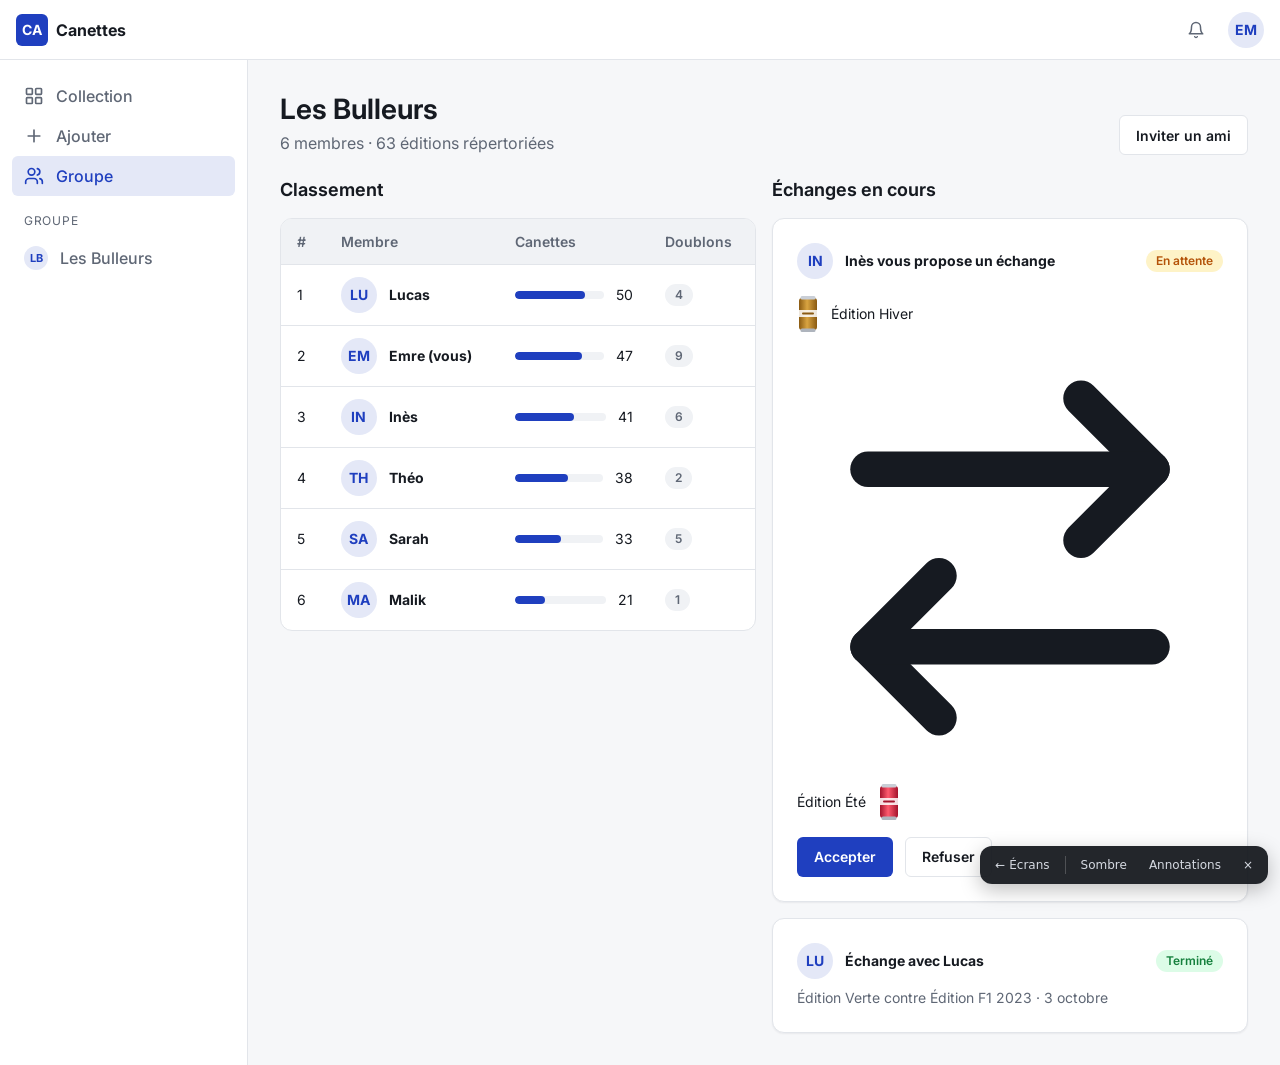
<file: plugins/project-bootstrap/skills/init-project/examples/maquettes-canettes/ecrans/ecr-05.html>
<!doctype html>
<html lang="fr">
<head>
<meta charset="utf-8">
<meta name="viewport" content="width=device-width, initial-scale=1">
<title>Le groupe · Canettes</title>
<link rel="stylesheet" href="../tokens.css">
<link rel="stylesheet" href="../components.css">
<script src="../proto.js"></script>
</head>
<body>
<div class="app">
  <header class="topbar">
    <a class="brand" href="ecr-02.html"><span class="brand-mark">CA</span>Canettes</a>
    <span class="spacer"></span>
    <a class="btn btn-ghost btn-icon" href="ecr-05.html" aria-label="Notifications"><svg viewBox="0 0 24 24" fill="none" stroke="currentColor" stroke-width="2" stroke-linecap="round" stroke-linejoin="round"><path d="M6 8a6 6 0 0 1 12 0c0 7 3 9 3 9H3s3-2 3-9"/><path d="M10.3 21a1.94 1.94 0 0 0 3.4 0"/></svg></a>
    <span class="avatar" aria-label="Profil d'Emre">EM</span>
  </header>
  <div class="app-body">
    <nav class="sidebar" aria-label="Navigation principale"><a class="nav-item" href="ecr-02.html"><svg viewBox="0 0 24 24" fill="none" stroke="currentColor" stroke-width="2" stroke-linecap="round" stroke-linejoin="round"><rect x="3" y="3" width="7" height="7" rx="1"/><rect x="14" y="3" width="7" height="7" rx="1"/><rect x="3" y="14" width="7" height="7" rx="1"/><rect x="14" y="14" width="7" height="7" rx="1"/></svg>Collection</a><a class="nav-item" href="ecr-04.html"><svg viewBox="0 0 24 24" fill="none" stroke="currentColor" stroke-width="2" stroke-linecap="round" stroke-linejoin="round"><path d="M12 5v14M5 12h14"/></svg>Ajouter</a><a class="nav-item active" href="ecr-05.html"><svg viewBox="0 0 24 24" fill="none" stroke="currentColor" stroke-width="2" stroke-linecap="round" stroke-linejoin="round"><path d="M16 21v-2a4 4 0 0 0-4-4H6a4 4 0 0 0-4 4v2"/><circle cx="9" cy="7" r="4"/><path d="M22 21v-2a4 4 0 0 0-3-3.87M16 3.13a4 4 0 0 1 0 7.75"/></svg>Groupe</a>
      <div class="nav-section">Groupe</div>
      <a class="nav-item" href="ecr-05.html"><span class="avatar" style="width:24px;height:24px;font-size:11px">LB</span>Les Bulleurs</a>
    </nav>
    <main class="main"><div class="container">
      <div class="page-header"><div><h1>Les Bulleurs</h1><p>6 membres · 63 éditions répertoriées</p></div><a class="btn btn-secondary" href="#">Inviter un ami</a></div>
      <section data-etat="normal" class="grid grid-2" style="align-items:start">
        <div class="stack" data-f="F-07">
          <h3>Classement</h3>
          <div class="table-wrap"><table class="table"><thead><tr><th>#</th><th>Membre</th><th>Canettes</th><th>Doublons</th></tr></thead><tbody><tr><td>1</td><td><div class="row" style="flex-wrap:nowrap"><span class="avatar">LU</span><strong>Lucas</strong></div></td><td style="min-width:140px"><div class="row" style="flex-wrap:nowrap"><div class="progress" style="flex:1"><span style="width:79%"></span></div><span class="small">50</span></div></td><td><span class="badge">4</span></td></tr><tr><td>2</td><td><div class="row" style="flex-wrap:nowrap"><span class="avatar">EM</span><strong>Emre (vous)</strong></div></td><td style="min-width:140px"><div class="row" style="flex-wrap:nowrap"><div class="progress" style="flex:1"><span style="width:75%"></span></div><span class="small">47</span></div></td><td><span class="badge">9</span></td></tr><tr><td>3</td><td><div class="row" style="flex-wrap:nowrap"><span class="avatar">IN</span><strong>Inès</strong></div></td><td style="min-width:140px"><div class="row" style="flex-wrap:nowrap"><div class="progress" style="flex:1"><span style="width:65%"></span></div><span class="small">41</span></div></td><td><span class="badge">6</span></td></tr><tr><td>4</td><td><div class="row" style="flex-wrap:nowrap"><span class="avatar">TH</span><strong>Théo</strong></div></td><td style="min-width:140px"><div class="row" style="flex-wrap:nowrap"><div class="progress" style="flex:1"><span style="width:60%"></span></div><span class="small">38</span></div></td><td><span class="badge">2</span></td></tr><tr><td>5</td><td><div class="row" style="flex-wrap:nowrap"><span class="avatar">SA</span><strong>Sarah</strong></div></td><td style="min-width:140px"><div class="row" style="flex-wrap:nowrap"><div class="progress" style="flex:1"><span style="width:52%"></span></div><span class="small">33</span></div></td><td><span class="badge">5</span></td></tr><tr><td>6</td><td><div class="row" style="flex-wrap:nowrap"><span class="avatar">MA</span><strong>Malik</strong></div></td><td style="min-width:140px"><div class="row" style="flex-wrap:nowrap"><div class="progress" style="flex:1"><span style="width:33%"></span></div><span class="small">21</span></div></td><td><span class="badge">1</span></td></tr></tbody></table></div>
        </div>
        <div class="stack" data-f="F-06">
          <h3>Échanges en cours</h3>
          <div class="card stack-sm">
            <div class="row-between"><div class="row"><span class="avatar">IN</span><strong class="small">Inès vous propose un échange</strong></div><span class="badge badge-warning">En attente</span></div>
            <div class="row small" style="justify-content:space-between;padding:var(--space-2) 0"><div class="row"><svg viewBox="0 0 44 76" width="22" height="38" aria-hidden="true"><defs><linearGradient id="gd9a4418a5a12" x1="0" x2="1"><stop offset="0" stop-color="#8a5a12"/><stop offset=".45" stop-color="#d9a441"/><stop offset="1" stop-color="#8a5a12"/></linearGradient></defs><rect x="4" y="6" width="36" height="64" rx="6" fill="url(#gd9a4418a5a12)"/><rect x="7" y="2" width="30" height="7" rx="3" fill="#c9ced6"/><rect x="7" y="67" width="30" height="7" rx="3" fill="#aeb4bd"/><rect x="4" y="30" width="36" height="14" fill="rgba(255,255,255,.85)"/><rect x="10" y="35" width="24" height="4" rx="2" fill="#8a5a12"/></svg><span>Édition Hiver</span></div><svg viewBox="0 0 24 24" fill="none" stroke="currentColor" stroke-width="2" stroke-linecap="round" stroke-linejoin="round"><path d="m16 3 4 4-4 4"/><path d="M20 7H4"/><path d="m8 21-4-4 4-4"/><path d="M4 17h16"/></svg><div class="row"><span>Édition Été</span><svg viewBox="0 0 44 76" width="22" height="38" aria-hidden="true"><defs><linearGradient id="gff5a6ea3132c" x1="0" x2="1"><stop offset="0" stop-color="#a3132c"/><stop offset=".45" stop-color="#ff5a6e"/><stop offset="1" stop-color="#a3132c"/></linearGradient></defs><rect x="4" y="6" width="36" height="64" rx="6" fill="url(#gff5a6ea3132c)"/><rect x="7" y="2" width="30" height="7" rx="3" fill="#c9ced6"/><rect x="7" y="67" width="30" height="7" rx="3" fill="#aeb4bd"/><rect x="4" y="30" width="36" height="14" fill="rgba(255,255,255,.85)"/><rect x="10" y="35" width="24" height="4" rx="2" fill="#a3132c"/></svg></div></div>
            <div class="row"><a class="btn btn-primary" href="ecr-03.html">Accepter</a><a class="btn btn-secondary" href="#">Refuser</a></div>
          </div>
          <div class="card stack-sm">
            <div class="row-between"><div class="row"><span class="avatar">LU</span><strong class="small">Échange avec Lucas</strong></div><span class="badge badge-success">Terminé</span></div>
            <p class="small muted">Édition Verte contre Édition F1 2023 · 3 octobre</p>
          </div>
        </div>
      </section>
    </div></main>
  </div>
  <nav class="bottom-nav" aria-label="Navigation mobile"><a class="" href="ecr-02.html"><svg viewBox="0 0 24 24" fill="none" stroke="currentColor" stroke-width="2" stroke-linecap="round" stroke-linejoin="round"><rect x="3" y="3" width="7" height="7" rx="1"/><rect x="14" y="3" width="7" height="7" rx="1"/><rect x="3" y="14" width="7" height="7" rx="1"/><rect x="14" y="14" width="7" height="7" rx="1"/></svg>Collection</a><a class="" href="ecr-04.html"><svg viewBox="0 0 24 24" fill="none" stroke="currentColor" stroke-width="2" stroke-linecap="round" stroke-linejoin="round"><path d="M12 5v14M5 12h14"/></svg>Ajouter</a><a class="active" href="ecr-05.html"><svg viewBox="0 0 24 24" fill="none" stroke="currentColor" stroke-width="2" stroke-linecap="round" stroke-linejoin="round"><path d="M16 21v-2a4 4 0 0 0-4-4H6a4 4 0 0 0-4 4v2"/><circle cx="9" cy="7" r="4"/><path d="M22 21v-2a4 4 0 0 0-3-3.87M16 3.13a4 4 0 0 1 0 7.75"/></svg>Groupe</a></nav>
</div>
</body>
</html>
</file>
<file: plugins/project-bootstrap/skills/init-project/examples/maquettes-canettes/tokens.css>
/* Identité visuelle de Canettes — source unique des couleurs, polices et dimensions.
   Ces variables serviront de base au thème de l'application réelle. */

@import url("https://fonts.googleapis.com/css2?family=Inter:wght@400;500;600;700&display=swap");

:root {
  /* Marque */
  --color-primary: #1f3fbf;
  --color-primary-hover: color-mix(in srgb, var(--color-primary) 85%, black);
  --color-primary-soft: color-mix(in srgb, var(--color-primary) 12%, white);
  --color-primary-text: var(--color-primary); /* couleur principale utilisée comme texte (liens, onglets actifs) */
  --color-on-primary: #ffffff;
  --color-accent: #e0234e;

  /* Surfaces et texte (thème clair) */
  --color-bg: #f6f7f9;
  --color-surface: #ffffff;
  --color-surface-2: #f0f2f5;
  --color-border: #e2e5ea;
  --color-text: #161a21;
  --color-text-muted: #5f6775;

  /* Statuts */
  --color-success: #15803d;
  --color-success-soft: #dcfce7;
  --color-warning: #b45309;
  --color-warning-soft: #fef3c7;
  --color-danger: #b91c1c;
  --color-danger-soft: #fee2e2;
  --color-info: #1d4ed8;
  --color-info-soft: #dbeafe;

  /* Typographie */
  --font-sans: "Inter", system-ui, -apple-system, "Segoe UI", Roboto, sans-serif;
  --font-mono: ui-monospace, "SFMono-Regular", Consolas, monospace;
  --text-xs: 0.75rem;
  --text-sm: 0.875rem;
  --text-md: 1rem;
  --text-lg: 1.125rem;
  --text-xl: 1.375rem;
  --text-2xl: 1.75rem;

  /* Formes et espacements */
  --radius-sm: calc(12px * 0.5);
  --radius: 12px;
  --radius-lg: calc(12px * 1.5);
  --space-1: 4px;
  --space-2: 8px;
  --space-3: 12px;
  --space-4: 16px;
  --space-5: 24px;
  --space-6: 32px;
  --space-8: 48px;
  --shadow-sm: 0 1px 2px rgb(16 24 40 / 0.06);
  --shadow: 0 4px 12px rgb(16 24 40 / 0.08);

  /* Densité : 1 = confortable, 0.85 = compacte */
  --density: 1;
}

/* Thème sombre : activé par data-theme="dark" sur <html> (piloté par proto.js). */
[data-theme="dark"] {
  --color-primary-soft: color-mix(in srgb, var(--color-primary) 24%, #171b21);
  --color-primary-text: color-mix(in srgb, var(--color-primary) 45%, white);
  --color-success: #4ade80;
  --color-warning: #fbbf24;
  --color-danger: #f87171;
  --color-info: #93b4ff;
  --color-bg: #0f1216;
  --color-surface: #171b21;
  --color-surface-2: #1f242c;
  --color-border: #2a3039;
  --color-text: #e8ebf0;
  --color-text-muted: #9aa3b2;
  --color-success-soft: #12341f;
  --color-warning-soft: #3a2a0c;
  --color-danger-soft: #3d1414;
  --color-info-soft: #13254a;
  --shadow-sm: 0 1px 2px rgb(0 0 0 / 0.4);
  --shadow: 0 4px 12px rgb(0 0 0 / 0.4);
}
</file>
<file: plugins/project-bootstrap/skills/init-project/examples/maquettes-canettes/components.css>
/* Bibliothèque de composants partagée par toutes les maquettes.
   Toute nouvelle brique visuelle s'ajoute ici, jamais dans un écran isolé. */

*, *::before, *::after { box-sizing: border-box; }
html { -webkit-text-size-adjust: 100%; }
body {
  margin: 0;
  font-family: var(--font-sans);
  font-size: var(--text-md);
  line-height: 1.5;
  color: var(--color-text);
  background: var(--color-bg);
}
h1, h2, h3, h4 { margin: 0; line-height: 1.25; font-weight: 650; }
h1 { font-size: var(--text-2xl); }
h2 { font-size: var(--text-xl); }
h3 { font-size: var(--text-lg); }
p { margin: 0; }
a { color: var(--color-primary-text); text-decoration: none; }
a:hover { text-decoration: underline; }
img, svg { display: block; max-width: 100%; }
[hidden] { display: none !important; }

/* ---------- Mise en page ---------- */
.app { min-height: 100vh; display: flex; flex-direction: column; }
.app-body { flex: 1; display: flex; min-width: 0; }
.main { flex: 1; min-width: 0; padding: calc(var(--space-5) * var(--density)) var(--space-4); padding-bottom: 96px; }
.container { width: 100%; max-width: 1120px; margin: 0 auto; }
.container-sm { width: 100%; max-width: 440px; margin: 0 auto; }
.page-header { display: flex; flex-wrap: wrap; align-items: flex-end; justify-content: space-between; gap: var(--space-3); margin-bottom: var(--space-5); }
.page-header p { color: var(--color-text-muted); margin-top: var(--space-1); }
.stack { display: flex; flex-direction: column; gap: var(--space-4); }
.stack-sm { display: flex; flex-direction: column; gap: var(--space-2); }
.row { display: flex; align-items: center; gap: var(--space-3); flex-wrap: wrap; }
.row-between { display: flex; align-items: center; justify-content: space-between; gap: var(--space-3); }
.grid { display: grid; gap: var(--space-4); grid-template-columns: 1fr; }
.grid > * { min-width: 0; } /* empêche un tableau ou un texte long d'élargir la page */
.muted { color: var(--color-text-muted); }
.small { font-size: var(--text-sm); }
.center { text-align: center; }
.divider { height: 1px; background: var(--color-border); border: 0; margin: var(--space-4) 0; }

@media (min-width: 640px) {
  .grid-2 { grid-template-columns: repeat(2, 1fr); }
  .grid-3 { grid-template-columns: repeat(2, 1fr); }
}
@media (min-width: 1024px) {
  .main { padding: var(--space-6); }
  .grid-3 { grid-template-columns: repeat(3, 1fr); }
  .grid-4 { grid-template-columns: repeat(4, 1fr); }
}

/* ---------- Barre supérieure ---------- */
.topbar {
  position: sticky; top: 0; z-index: 20;
  display: flex; align-items: center; gap: var(--space-3);
  height: 60px; padding: 0 var(--space-4);
  background: var(--color-surface); border-bottom: 1px solid var(--color-border);
}
.brand { display: flex; align-items: center; gap: var(--space-2); font-weight: 700; color: var(--color-text); }
.brand-mark {
  width: 32px; height: 32px; border-radius: var(--radius-sm);
  display: grid; place-items: center;
  background: var(--color-primary); color: var(--color-on-primary); font-size: var(--text-sm);
}
.topbar .spacer { flex: 1; }

/* ---------- Navigation latérale (ordinateur) ---------- */
.sidebar {
  display: none; width: 248px; flex-shrink: 0;
  padding: var(--space-4) var(--space-3);
  background: var(--color-surface); border-right: 1px solid var(--color-border);
}
.nav-item {
  display: flex; align-items: center; gap: var(--space-3);
  padding: var(--space-2) var(--space-3); border-radius: var(--radius-sm);
  color: var(--color-text-muted); font-weight: 500;
}
.nav-item:hover { background: var(--color-surface-2); color: var(--color-text); text-decoration: none; }
.nav-item.active { background: var(--color-primary-soft); color: var(--color-primary-text); }
.nav-item svg { width: 20px; height: 20px; }
.nav-section { margin: var(--space-4) var(--space-3) var(--space-2); font-size: var(--text-xs); text-transform: uppercase; letter-spacing: .06em; color: var(--color-text-muted); }

/* ---------- Navigation basse (mobile) ---------- */
.bottom-nav {
  position: fixed; bottom: 0; left: 0; right: 0; z-index: 20;
  display: flex; justify-content: space-around;
  padding: var(--space-2) var(--space-2) calc(var(--space-2) + env(safe-area-inset-bottom));
  background: var(--color-surface); border-top: 1px solid var(--color-border);
}
.bottom-nav a {
  flex: 1; display: flex; flex-direction: column; align-items: center; gap: 2px;
  font-size: var(--text-xs); color: var(--color-text-muted); padding: var(--space-1);
}
.bottom-nav a:hover { text-decoration: none; }
.bottom-nav a.active { color: var(--color-primary-text); }
.bottom-nav svg { width: 22px; height: 22px; }

@media (min-width: 1024px) {
  .sidebar { display: block; }
  .bottom-nav { display: none; }
  .main { padding-bottom: var(--space-6); }
}

/* ---------- Cartes ---------- */
.card {
  background: var(--color-surface); border: 1px solid var(--color-border);
  border-radius: var(--radius); box-shadow: var(--shadow-sm);
  padding: calc(var(--space-5) * var(--density));
}
.card-header { display: flex; align-items: center; justify-content: space-between; gap: var(--space-3); margin-bottom: var(--space-4); }
.card-link { display: block; color: inherit; transition: box-shadow .15s, transform .15s; }
.card-link:hover { text-decoration: none; box-shadow: var(--shadow); transform: translateY(-1px); }
.stat-label { font-size: var(--text-sm); color: var(--color-text-muted); }
.stat-value { font-size: var(--text-2xl); font-weight: 700; margin-top: var(--space-1); }
.stat-trend { font-size: var(--text-sm); margin-top: var(--space-1); }
.trend-up { color: var(--color-success); }
.trend-down { color: var(--color-danger); }

/* ---------- Boutons ---------- */
.btn {
  display: inline-flex; align-items: center; justify-content: center; gap: var(--space-2);
  min-height: 40px; padding: 0 var(--space-4);
  border: 1px solid transparent; border-radius: var(--radius-sm);
  font: inherit; font-weight: 600; font-size: var(--text-sm);
  cursor: pointer; text-decoration: none; white-space: nowrap;
  transition: background .15s, border-color .15s;
}
.btn:hover { text-decoration: none; }
.btn svg { width: 18px; height: 18px; }
.btn-primary { background: var(--color-primary); color: var(--color-on-primary); }
.btn-primary:hover { background: var(--color-primary-hover); }
.btn-secondary { background: var(--color-surface); color: var(--color-text); border-color: var(--color-border); }
.btn-secondary:hover { background: var(--color-surface-2); }
.btn-ghost { background: transparent; color: var(--color-text-muted); }
.btn-ghost:hover { background: var(--color-surface-2); color: var(--color-text); }
.btn-danger { background: var(--color-danger); color: #fff; }
[data-theme="dark"] .btn-danger { color: #1a0505; }
.btn-block { width: 100%; }
.btn-icon { width: 40px; padding: 0; }
.btn-lg { min-height: 48px; font-size: var(--text-md); }

/* ---------- Formulaires ---------- */
.field { display: flex; flex-direction: column; gap: var(--space-1); }
.label { font-size: var(--text-sm); font-weight: 600; }
.hint { font-size: var(--text-xs); color: var(--color-text-muted); }
.input, .select, .textarea {
  width: 100%; min-height: 42px; padding: var(--space-2) var(--space-3);
  font: inherit; color: var(--color-text);
  background: var(--color-surface); border: 1px solid var(--color-border); border-radius: var(--radius-sm);
}
.textarea { min-height: 96px; resize: vertical; }
.input:focus, .select:focus, .textarea:focus { outline: 2px solid var(--color-primary); outline-offset: 0; border-color: transparent; }
.field.has-error .input { border-color: var(--color-danger); }
.field-error { font-size: var(--text-xs); color: var(--color-danger); }
.checkbox { display: flex; align-items: center; gap: var(--space-2); font-size: var(--text-sm); }
.search { position: relative; }
.search svg { position: absolute; left: 12px; top: 50%; transform: translateY(-50%); width: 18px; height: 18px; color: var(--color-text-muted); }
.search .input { padding-left: 38px; }

/* ---------- Tableaux et listes ---------- */
.table-wrap { overflow-x: auto; border: 1px solid var(--color-border); border-radius: var(--radius); background: var(--color-surface); }
.table { width: 100%; border-collapse: collapse; font-size: var(--text-sm); }
.table th { text-align: left; font-weight: 600; color: var(--color-text-muted); background: var(--color-surface-2); }
.table th, .table td { padding: calc(var(--space-3) * var(--density)) var(--space-4); border-bottom: 1px solid var(--color-border); white-space: nowrap; }
.table tr:last-child td { border-bottom: 0; }
.table tbody tr:hover { background: var(--color-surface-2); }
.list { list-style: none; margin: 0; padding: 0; }
.list-item { display: flex; align-items: center; gap: var(--space-3); padding: var(--space-3) 0; border-bottom: 1px solid var(--color-border); }
.list-item:last-child { border-bottom: 0; }

/* ---------- Éléments divers ---------- */
.badge {
  display: inline-flex; align-items: center; gap: 4px;
  padding: 2px 10px; border-radius: 999px;
  font-size: var(--text-xs); font-weight: 600;
  background: var(--color-surface-2); color: var(--color-text-muted);
}
.badge-primary { background: var(--color-primary-soft); color: var(--color-primary-text); }
.badge-success { background: var(--color-success-soft); color: var(--color-success); }
.badge-warning { background: var(--color-warning-soft); color: var(--color-warning); }
.badge-danger { background: var(--color-danger-soft); color: var(--color-danger); }
.avatar {
  width: 36px; height: 36px; border-radius: 50%; flex-shrink: 0;
  display: grid; place-items: center;
  background: var(--color-primary-soft); color: var(--color-primary-text);
  font-size: var(--text-sm); font-weight: 700;
}
.thumb { width: 56px; height: 56px; border-radius: var(--radius-sm); background: var(--color-surface-2); flex-shrink: 0; display: grid; place-items: center; }
.alert { display: flex; gap: var(--space-3); padding: var(--space-3) var(--space-4); border-radius: var(--radius-sm); font-size: var(--text-sm); }
.alert-danger { background: var(--color-danger-soft); color: var(--color-danger); }
.alert-success { background: var(--color-success-soft); color: var(--color-success); }
.alert-info { background: var(--color-info-soft); color: var(--color-info); }
.tabs { display: flex; gap: var(--space-1); border-bottom: 1px solid var(--color-border); overflow-x: auto; }
.tab { padding: var(--space-2) var(--space-3); color: var(--color-text-muted); font-weight: 500; border-bottom: 2px solid transparent; white-space: nowrap; }
.tab.active { color: var(--color-primary-text); border-color: var(--color-primary-text); }
.progress { height: 8px; border-radius: 999px; background: var(--color-surface-2); overflow: hidden; }
.progress > span { display: block; height: 100%; background: var(--color-primary); border-radius: inherit; }

/* ---------- États vide, chargement, erreur ---------- */
.empty-state { text-align: center; padding: var(--space-8) var(--space-4); }
.empty-state > svg { width: 56px; height: 56px; margin: 0 auto var(--space-4); color: var(--color-text-muted); }
.empty-state p { color: var(--color-text-muted); margin: var(--space-2) auto var(--space-5); max-width: 360px; }
.skeleton {
  background: linear-gradient(90deg, var(--color-surface-2) 25%, var(--color-border) 50%, var(--color-surface-2) 75%);
  background-size: 200% 100%; animation: skeleton 1.4s infinite; border-radius: var(--radius-sm);
}
.skeleton-line { height: 14px; margin: 8px 0; }
@keyframes skeleton { from { background-position: 200% 0; } to { background-position: -200% 0; } }

/* ---------- Modale ---------- */
.modal-backdrop { position: fixed; inset: 0; z-index: 40; display: grid; place-items: center; padding: var(--space-4); background: rgb(0 0 0 / 0.45); }
.modal { width: 100%; max-width: 480px; background: var(--color-surface); border-radius: var(--radius-lg); box-shadow: var(--shadow); padding: var(--space-5); }

/* ---------- Annotations de maquette (bouton « Annotations » de proto.js) ---------- */
.proto-annotations [data-f] { outline: 2px dashed var(--color-accent); outline-offset: 3px; position: relative; }
.proto-annotations [data-f]::after {
  content: attr(data-f); position: absolute; top: -10px; right: -6px; z-index: 30;
  padding: 1px 6px; border-radius: 4px;
  font: 600 11px/1.4 var(--font-mono); background: var(--color-accent); color: #fff;
}
</file>
